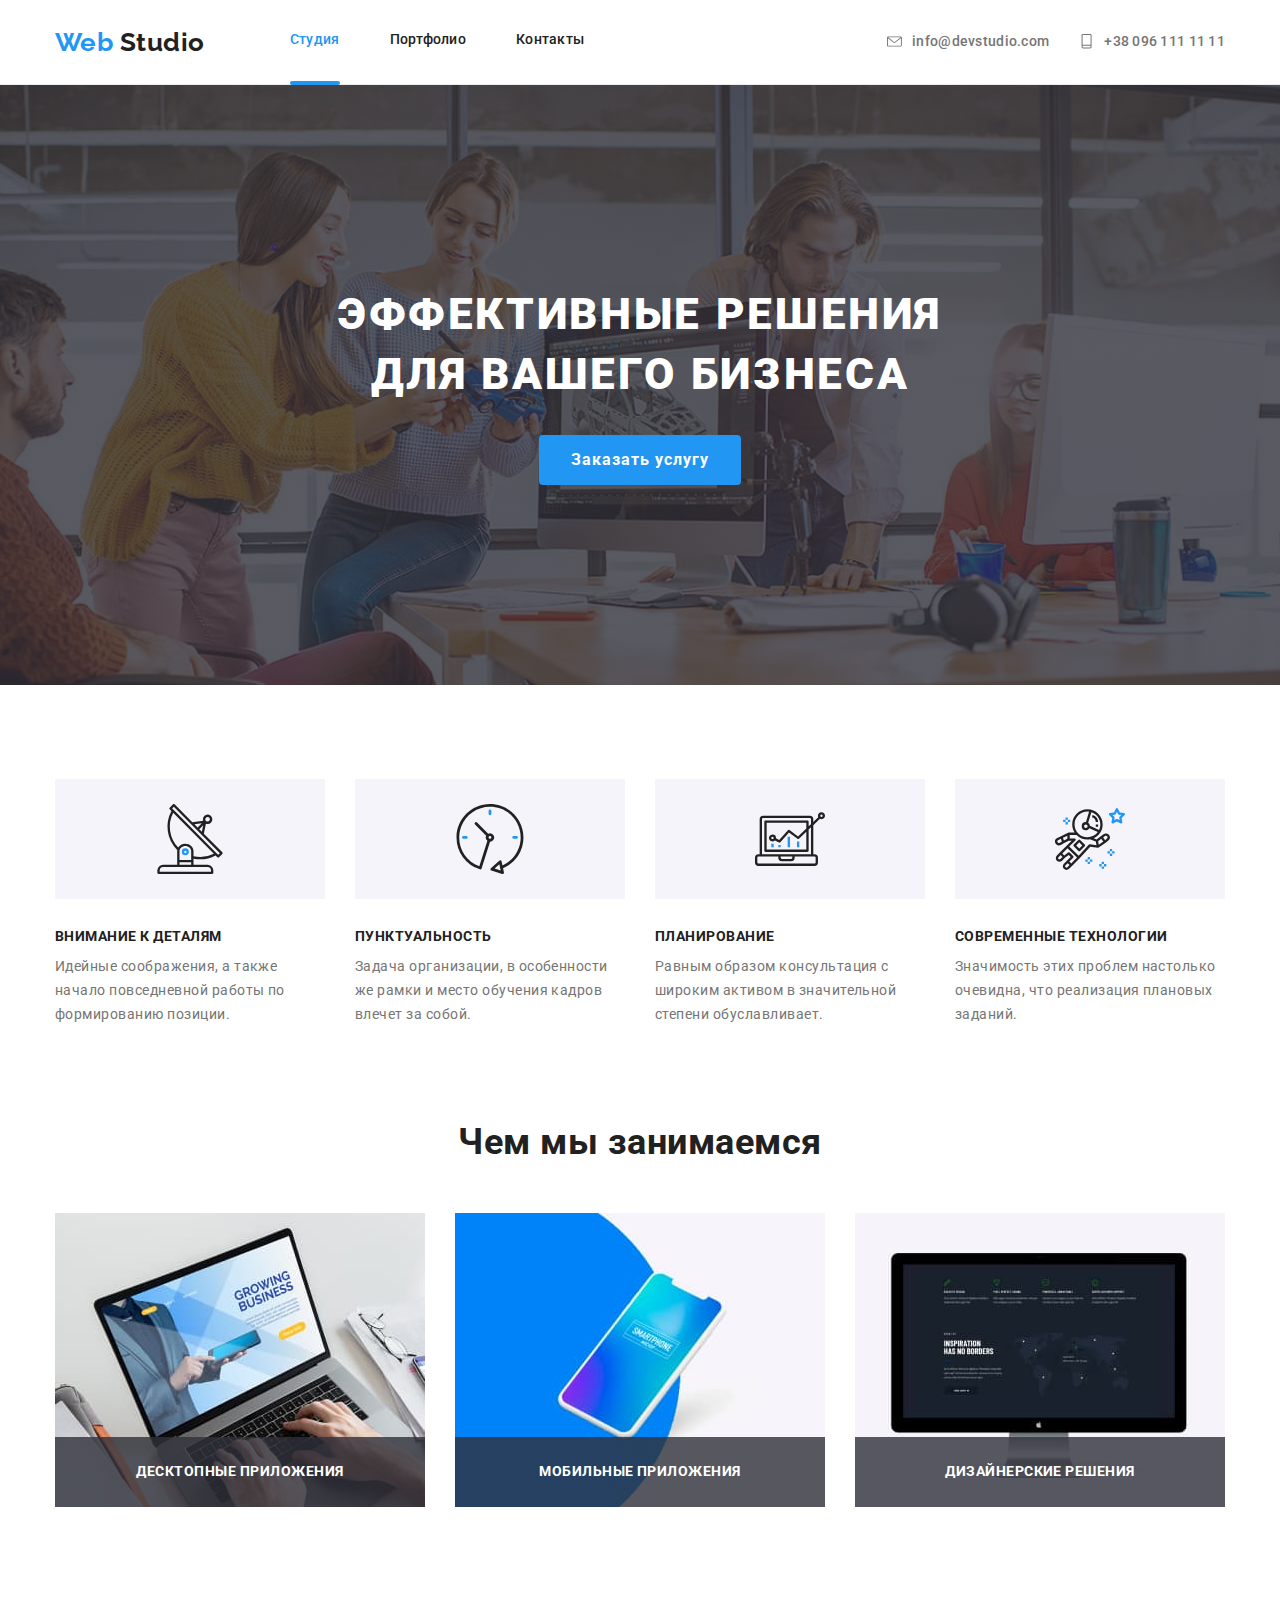
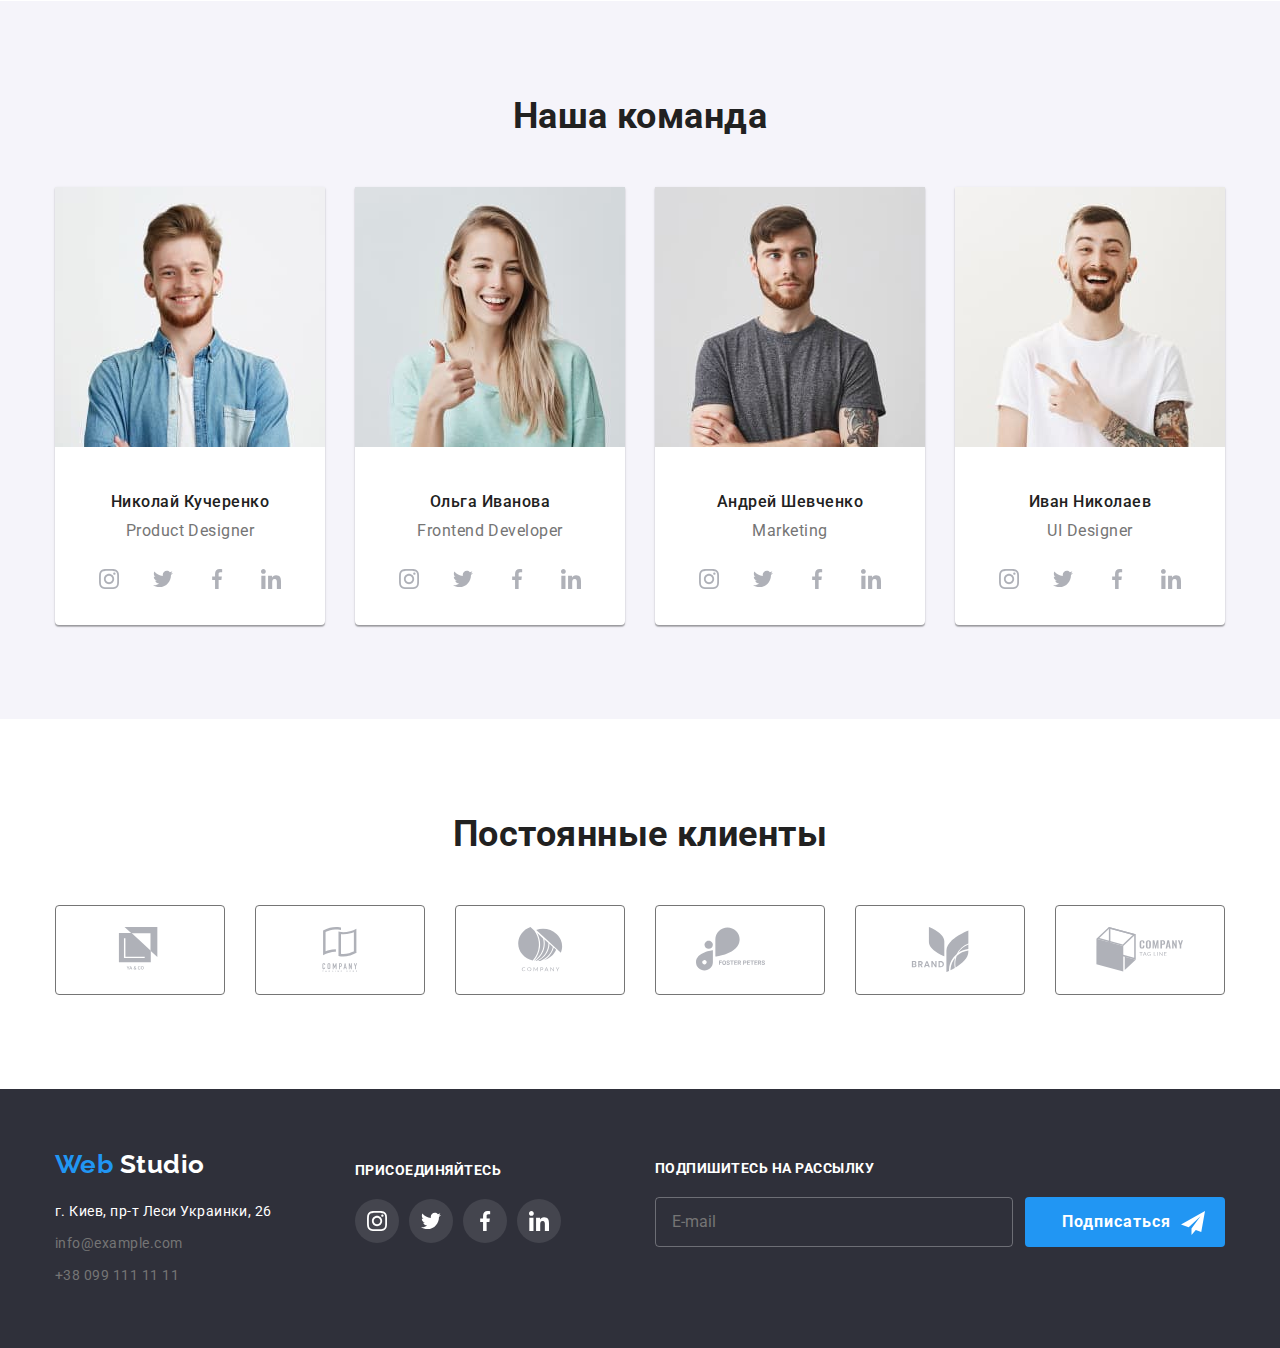
<file: index.html>
<!DOCTYPE html>
<html lang="ru">
  <head>
    <meta charset="UTF-8" />
    <meta name="viewport" content="width=device-width, initial-scale=1.0" />
    <title>Document</title>
    <link
      href="https://fonts.googleapis.com/css2?family=Raleway:wght@700&family=Roboto:wght@400;500;700&display=swap"
      rel="stylesheet"
    />
    <link
      rel="stylesheet"
      href="https://cdnjs.cloudflare.com/ajax/libs/modern-normalize/0.6.0/modern-normalize.min.css"
    />
    <link rel="stylesheet" href="./css/main.css" />
  </head>
  <body class="page">
    <header>
      <div class="container header">
        <a href="./index.html" class="logo">
          Web <span class="logo-color">Studio</span></a
        >
        <nav class="header-nav">
          <ul class="site-nav">
            <li class="item">
              <a href="./index.html" class="link link-current">Студия</a>
            </li>
            <li class="item">
              <a href="./portfolio.html" class="link">Портфолио</a>
            </li>
            <li class="item"><a href="" class="link">Контакты</a></li>
          </ul>
        </nav>
        <ul class="auth-nav">
          <li class="adress">
            <a href="info@devstudio.com" class="adress-link">
              <svg class="svg-item-envelop">
                <use href="./sprite/symb.svg#icon-envelope"></use>
              </svg>
              info@devstudio.com</a
            >
          </li>
          <li class="adress">
            <a href="tel:+380961111111" class="adress-link">
              <svg class="svg-item-envelop">
                <use href="./sprite/symb.svg#icon-telephone"></use>
              </svg>
              +38 096 111 11 11</a
            >
          </li>
        </ul>
      </div>
    </header>
    <main>
      <section class="hero">
        <div class="hero-block">
          <h1 class="hero-title">
            Эффективные решения для вашего бизнеса
          </h1>
          <button class="button button-logo" data-modal-open>Заказать услугу</button>
        </div>
      </section>
      <section class="section advantages">
        <div class="container">
          <h2 class="section-title visually-hidden">Наши качества</h2>
          <ul class="section-list">
            <li class="advantages-item">
              <h3 class="advantages-item-title">Внимание к деталям</h3>
              <p class="advantages-text">
                Идейные соображения, а также начало повседневной работы по
                формированию позиции.
              </p>
            </li>
            <li class="advantages-item">
              <h3 class="advantages-item-title">Пунктуальность</h3>
              <p class="advantages-text">
                Задача организации, в особенности же рамки и место обучения
                кадров влечет за собой.
              </p>
            </li>
            <li class="advantages-item">
              <h3 class="advantages-item-title">Планирование</h3>
              <p class="advantages-text">
                Равным образом консультация с широким активом в значительной
                степени обуславливает.
              </p>
            </li>
            <li class="advantages-item">
              <h3 class="advantages-item-title">Современные технологии</h3>
              <p class="advantages-text">
                Значимость этих проблем настолько очевидна, что реализация
                плановых заданий.
              </p>
            </li>
          </ul>
        </div>
      </section>
      <section class="section specialty">
        <div class="container">
          <h2 class="section-title skills">Чем мы занимаемся</h2>
          <ul class="section-list">
            <li class="specialty-item">
              <img src="./img/img1.jpg" alt="" width="370" />
              <h3 class="specialty-title">Десктопные приложения</h3>
            </li>
            <li class="specialty-item">
              <img src="./img/box.jpg" alt="" width="370" />
              <h3 class="specialty-title">Мобильные приложения</h3>
            </li>
            <li class="specialty-item">
              <img src="./img/img2.jpg" alt="" width="370" />
              <h3 class="specialty-title">Дизайнерские решения</h3>
            </li>
          </ul>
        </div>
      </section>
      <section class="section team">
        <div class="container">
          <h2 class="section-title">Наша команда</h2>
          <ul class="section-list">
            <li class="team-item">
              <img src="./img/img3.jpg" alt="" width="270" />
              <div class="team-box">
                <h3 class="team-title">Николай Кучеренко</h3>
                <p class="team-worker">Product Designer</p>
                <ul class="icon-list">
                  <li>
                    <a href="#" aria-label="Instagram" class="team-link">
                      <svg class="icon-social-link">
                        <use
                          href="./sprite/symb.svg#icon-social-link-instagram"
                        ></use>
                      </svg>
                    </a>
                  </li>

                  <li>
                    <a href="#" aria-label="Twitter" class="team-link">
                      <svg class="icon-social-link">
                        <use
                          href="./sprite/symb.svg#icon-social-link-twitter"
                        ></use>
                      </svg>
                    </a>
                  </li>
                  <li>
                    <a href="#" aria-label="Facebook" class="team-link">
                      <svg class="icon-social-link">
                        <use
                          href="./sprite/symb.svg#icon-social-link-facebook"
                        ></use>
                      </svg>
                    </a>
                  </li>
                  <li>
                    <a href="#" aria-label="linkedin" class="team-link">
                      <svg class="icon-social-link">
                        <use
                          href="./sprite/symb.svg#icon-social-link-linkedin"
                        ></use>
                      </svg>
                    </a>
                  </li>
                </ul>
              </div>
            </li>
            <li class="team-item">
              <img src="./img/img4.jpg" alt="" width="270" />
              <div class="team-box">
                <h3 class="team-title">Ольга Иванова</h3>
                <p class="team-worker">Frontend Developer</p>
                <ul class="icon-list">
                  <li>
                    <a href="#" aria-label="Instagram" class="team-link">
                      <svg class="icon-social-link">
                        <use
                          href="./sprite/symb.svg#icon-social-link-instagram"
                        ></use>
                      </svg>
                    </a>
                  </li>
                  <li>
                    <a href="#" aria-label="Twitter" class="team-link">
                      <svg class="icon-social-link">
                        <use
                          href="./sprite/symb.svg#icon-social-link-twitter"
                        ></use>
                      </svg>
                    </a>
                  </li>
                  <li>
                    <a href="#" aria-label="Facebook" class="team-link">
                      <svg class="icon-social-link">
                        <use
                          href="./sprite/symb.svg#icon-social-link-facebook"
                        ></use>
                      </svg>
                    </a>
                  </li>
                  <li>
                    <a href="#" aria-label="linkedin" class="team-link">
                      <svg class="icon-social-link">
                        <use
                          href="./sprite/symb.svg#icon-social-link-linkedin"
                        ></use>
                      </svg>
                    </a>
                  </li>
                </ul>
              </div>
            </li>
            <li class="team-item">
              <img src="./img/img5.jpg" alt="" width="270" />
              <div class="team-box">
                <h3 class="team-title">Андрей Шевченко</h3>
                <p class="team-worker">Marketing</p>
                <ul class="icon-list">
                  <li>
                    <a href="#" aria-label="Instagram" class="team-link">
                      <svg class="icon-social-link">
                        <use
                          href="./sprite/symb.svg#icon-social-link-instagram"
                        ></use>
                      </svg>
                    </a>
                  </li>
                  <li>
                    <a href="#" aria-label="Twitter" class="team-link">
                      <svg class="icon-social-link">
                        <use
                          href="./sprite/symb.svg#icon-social-link-twitter"
                        ></use>
                      </svg>
                    </a>
                  </li>
                  <li>
                    <a href="#" aria-label="Facebook" class="team-link">
                      <svg class="icon-social-link">
                        <use
                          href="./sprite/symb.svg#icon-social-link-facebook"
                        ></use>
                      </svg>
                    </a>
                  </li>
                  <li>
                    <a href="#" aria-label="linkedin" class="team-link">
                      <svg class="icon-social-link">
                        <use
                          href="./sprite/symb.svg#icon-social-link-linkedin"
                        ></use>
                      </svg>
                    </a>
                  </li>
                </ul>
              </div>
            </li>
            <li class="team-item">
              <img src="./img/img6.jpg " alt="" width="270" />
              <div class="team-box">
                <h3 class="team-title">Иван Николаев</h3>
                <p class="team-worker">UI Designer</p>
                <ul class="icon-list">
                  <li>
                    <a href="#" aria-label="Instagram" class="team-link">
                      <svg class="icon-social-link">
                        <use
                          href="./sprite/symb.svg#icon-social-link-instagram"
                        ></use>
                      </svg>
                    </a>
                  </li>
                  <li>
                    <a href="#" aria-label="Twitter" class="team-link">
                      <svg class="icon-social-link">
                        <use
                          href="./sprite/symb.svg#icon-social-link-twitter"
                        ></use>
                      </svg>
                    </a>
                  </li>
                  <li>
                    <a href="#" aria-label="Facebook" class="team-link">
                      <svg class="icon-social-link">
                        <use
                          href="./sprite/symb.svg#icon-social-link-facebook"
                        ></use>
                      </svg>
                    </a>
                  </li>
                  <li>
                    <a href="#" aria-label="linkedin" class="team-link">
                      <svg class="icon-social-link">
                        <use
                          href="./sprite/symb.svg#icon-social-link-linkedin"
                        ></use>
                      </svg>
                    </a>
                  </li>
                </ul>
              </div>
            </li>
          </ul>
        </div>
      </section>
      <section class="section">
        <div class="container">
          <h2 class="section-title">Постоянные клиенты</h2>
          <ul class="section-list customers-icon">
            <li class="customers-item">
              <a
                href="#"
                aria-label="Ссылка на компанию1"
                class="customers-link"
              >
                <svg class="icon-logo">
                  <use href="./sprite/symb.svg#icon-logo-1"></use>
                </svg>
              </a>
            </li>
            <li class="customers-item">
              <a
                href="#"
                aria-label="Ссылка на компанию2"
                class="customers-link"
              >
                <svg class="icon-logo">
                  <use href="./sprite/symb.svg#icon-logo-2"></use>
                </svg>
              </a>
            </li>
            <li class="customers-item">
              <a
                href="#"
                aria-label="Ссылка на компанию3"
                class="customers-link"
              >
                <svg class="icon-logo">
                  <use href="./sprite/symb.svg#icon-logo-3"></use>
                </svg>
              </a>
            </li>
            <li class="customers-item">
              <a
                href="#"
                aria-label="Ссылка на компанию4"
                class="customers-link"
              >
                <svg class="icon-logo">
                  <use href="./sprite/symb.svg#icon-logo-4"></use>
                </svg>
              </a>
            </li>
            <li class="customers-item">
              <a
                href="#"
                aria-label="Ссылка на компанию5"
                class="customers-link"
              >
                <svg class="icon-logo">
                  <use href="./sprite/symb.svg#icon-logo-5"></use>
                </svg>
              </a>
            </li>
            <li class="customers-item">
              <a
                href="#"
                aria-label="Ссылка на компанию6"
                class="customers-link"
              >
                <svg class="icon-logo">
                  <use href="./sprite/symb.svg#icon-logo-6"></use>
                </svg>
              </a>
            </li>
          </ul>
        </div>
      </section>
    </main>
    <footer class="footer">
      <div class="container footer-blocks">
        <div class="footer-first-block">
          <a href="./index.html" class="logo logo-footer"
            >Web <span class="logo-color-footer">Studio</span></a
          >
          <address class="footer-nav">
            <span class="footer-title">г. Киев, пр-т Леси Украинки, 26</span>
            <br />
            <a href="info@example.com" class="footer-adress"
              >info@example.com</a
            >
            <br />
            <a href="+380991111111" class="footer-adress">+38 099 111 11 11</a>
          </address>
        </div>
        <div class="footer-secondary-block">
          <b class="footer-title uppercase">присоединяйтесь</b>
          <ul class="icon-list-footer">
            <li class="footer-list">
              <a href="#" aria-label="Instagram" class="footer-icon-link">
                <svg class="icon-social-link-footer">
                  <use
                    href="./sprite/symb.svg#icon-social-link-instagram"
                  ></use>
                </svg>
              </a>
            </li>
            <li class="footer-list">
              <a href="#" aria-label="Twitter" class="footer-icon-link">
                <svg class="icon-social-link-footer">
                  <use href="./sprite/symb.svg#icon-social-link-twitter"></use>
                </svg>
              </a>
            </li>
            <li class="footer-list">
              <a href="#" aria-label="Facebook" class="footer-icon-link">
                <svg class="icon-social-link-footer">
                  <use href="./sprite/symb.svg#icon-social-link-facebook"></use>
                </svg>
              </a>
            </li>
            <li class="footer-list">
              <a href="#" aria-label="linkedin" class="footer-icon-link">
                <svg class="icon-social-link-footer">
                  <use href="./sprite/symb.svg#icon-social-link-linkedin"></use>
                </svg>
              </a>
            </li>
          </ul>
        </div>
        <div class="footer-secondary-block">
          <form class="form-footer">
            <b class="footer-title uppercase">Подпишитесь на рассылку</b>
            <div class="footer-form-position">
              <input
                class="input-footer"
                type="email"
                name="mail"
                id="mail-footer"
                placeholder="E-mail"
              />
              <button type="submit" class="button button-footer">
                Подписаться
                <svg class="icon-telegram">
                  <use href="./sprite/symb.svg#icon-telegram"></use>
                </svg>
              </button>
            </div>
          </form>
        </div>
      </div>
    </footer>
    <div class="backdrop is-hidden" data-modal>
      <div class="backdrop-row">
        <div class="modal">
          <h2 class="form-title">Оставьте свои данные, мы вам перезвоним</h2>
          <button type="button" class="form-close-icon" data-modal-close>
            <svg class="icon-close">
              <use href="./sprite/symb.svg#icon-close"></use>
            </svg>
          </button>
          <form class="form-main">
            <div class="form-field">
              <input
                class="form-input"
                type="text"
                name="name"
                id="name"
                placeholder=" "
              />
              <label class="form-label" for="name">Имя</label>
              <svg class="icon-input">
                <use href="./sprite/symb.svg#icon-person-modal"></use>
              </svg>
            </div>
            <div class="form-field">
              <input
                class="form-input"
                type="tel"
                name="tel"
                id="tel"
                placeholder=" "
              />
              <label class="form-label" for="tel">Телефон</label>
              <svg class="icon-input">
                <use href="./sprite/symb.svg#icon-phone-modal"></use>
              </svg>
            </div>
            <div class="form-field">
              <input
                class="form-input"
                type="email"
                name="mail"
                id="mail"
                placeholder=" "
              />
              <label class="form-label" for="mail">Почта</label>
              <svg class="icon-input">
                <use href="./sprite/symb.svg#icon-email-modal"></use>
              </svg>
            </div>
            <div class="form-comment">
              <textarea
                name="comment"
                id="comment"
                rows="10"
                class="comment"
                placeholder="Комментарий"
              ></textarea>
            </div>
            <div class="checkbox">
              <label for="agree" class="checkbox-label"
                ><input
                  class="checkbox-input"
                  type="checkbox"
                  name="topik"
                  value="agree "
                  id="agree"
                /><span class="checkbox-icon">
                  <svg class="icon-check-modal">
                    <use href="./sprite/symb.svg#icon-check-modal"></use>
                  </svg>
                </span>
                Соглашаюсь с рассылкой и принимаю
                <a class="form-link" href="#">Условия договора</a></label
              >
            </div>
            <button type="submit" class="button button-form">Отправить</button>
          </form>
        </div>
      </div>
    </div>
    <script src="./js/modal.js"></script>
  </body>
</html>
</file>
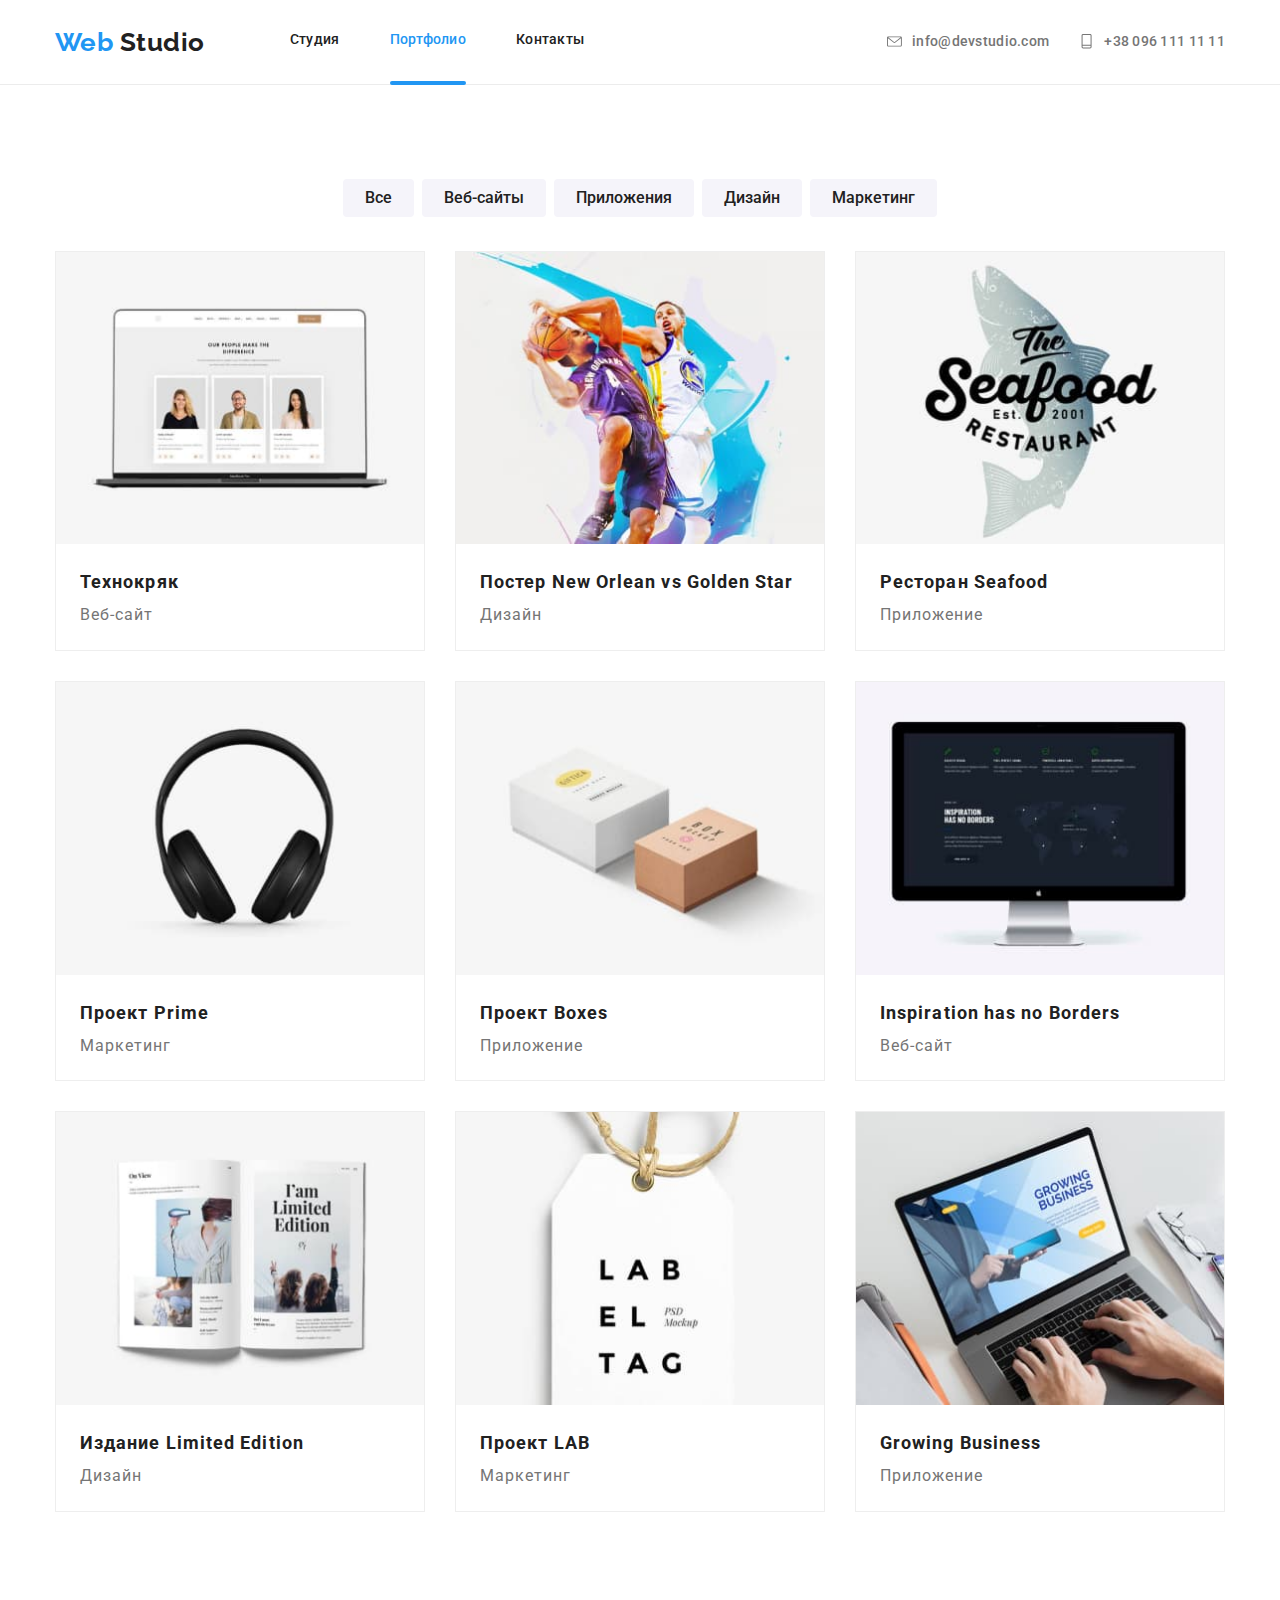
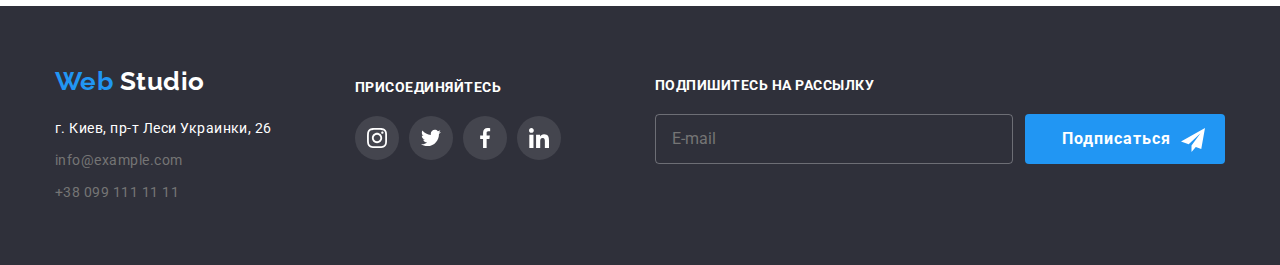
<file: portfolio.html>
<!DOCTYPE html>
<html lang="ru">
  <head>
    <meta charset="UTF-8" />
    <meta name="viewport" content="width=device-width, initial-scale=1.0" />
    <title>Document</title>
    <link
      href="https://fonts.googleapis.com/css2?family=Raleway:wght@700&family=Roboto:wght@400;500;700&display=swap"
      rel="stylesheet"
    />
    <link
      rel="stylesheet"
      href="https://cdnjs.cloudflare.com/ajax/libs/modern-normalize/0.6.0/modern-normalize.min.css"
    />
    <link rel="stylesheet" href="./css/main.css" />
  </head>
  <body class="page">
    <header>
      <div class="container header">
        <a href="./index.html" class="logo">
          Web <span class="logo-color">Studio</span></a
        >
        <nav class="header-nav">
          <ul class="site-nav">
            <li class="item">
              <a href="./index.html" class="link">Студия</a>
            </li>
            <li class="item">
              <a href="./portfolio.html" class="link link-current">Портфолио</a>
            </li>
            <li class="item"><a href="" class="link">Контакты</a></li>
          </ul>
        </nav>
        <ul class="auth-nav">
          <li class="adress">
            <a href="info@devstudio.com" class="adress-link">
              <svg class="svg-item-envelop">
                <use href="./sprite/symb.svg#icon-envelope"></use>
              </svg>
              info@devstudio.com</a
            >
          </li>
          <li class="adress">
            <a href="tel:+380961111111" class="adress-link">
              <svg class="svg-item-envelop">
                <use href="./sprite/symb.svg#icon-telephone"></use>
              </svg>
              +38 096 111 11 11</a
            >
          </li>
        </ul>
      </div>
    </header>
    <main>
      <section class="section">
        <div class="container">
          <h1 class="portfolio-main-title">Портфолио</h1>
          <ul class="button-list">
            <li class="button-item">
              <button class="button-portfolio" type="button">Все</button>
            </li>
            <li class="button-item">
              <button class="button-portfolio" type="button">Веб-сайты</button>
            </li>
            <li class="button-item">
              <button class="button-portfolio" type="button">Приложения</button>
            </li>
            <li class="button-item">
              <button class="button-portfolio" type="button">Дизайн</button>
            </li>
            <li class="button-item">
              <button class="button-portfolio" type="button">Маркетинг</button>
            </li>
          </ul>
          <ul class="portfolio-list">
            <li class="portfolio-item">
              <a href="" class="portfolio-links">
                <div class="image-wrap">
                  <img src="./img/portfolio1.jpg" alt="" width="370" />
                  <p class="portfolio-text-accent">
                    Технокряк это современная площадка распространения
                    коронавируса. Компании используют эту платформу для
                    цифрового шпионажа и атак на защищённые сервера конкурентов.
                  </p>
                </div>
                <div class="portfolio-list-text">
                  <h2 class="portfolio-titles">Технокряк</h2>
                  <p class="portfolio-text">Веб-сайт</p>
                </div>
              </a>
            </li>
            <li class="portfolio-item">
              <a href="" class="portfolio-links">
                <div class="image-wrap">
                  <img src="./img/portfolio2.jpg" alt="" width="370" />
                  <p class="portfolio-text-accent">
                    Технокряк это современная площадка распространения
                    коронавируса. Компании используют эту платформу для
                    цифрового шпионажа и атак на защищённые сервера конкурентов.
                  </p>
                </div>
                <div class="portfolio-list-text">
                  <h2 class="portfolio-titles">
                    Постер New Orlean vs Golden Star
                  </h2>
                  <p class="portfolio-text">Дизайн</p>
                </div>
              </a>
            </li>
            <li class="portfolio-item">
              <a href="" class="portfolio-links">
                <div class="image-wrap">
                  <img src="./img/portfolio3.jpg" alt="" width="370" />
                  <p class="portfolio-text-accent">
                    Технокряк это современная площадка распространения
                    коронавируса. Компании используют эту платформу для
                    цифрового шпионажа и атак на защищённые сервера конкурентов.
                  </p>
                </div>
                <div class="portfolio-list-text">
                  <h2 class="portfolio-titles">Ресторан Seafood</h2>
                  <p class="portfolio-text">Приложение</p>
                </div>
              </a>
            </li>
            <li class="portfolio-item">
              <a href="" class="portfolio-links">
                <div class="image-wrap">
                  <img src="./img/portfolio4.jpg" alt="" width="370" />
                  <p class="portfolio-text-accent">
                    Технокряк это современная площадка распространения
                    коронавируса. Компании используют эту платформу для
                    цифрового шпионажа и атак на защищённые сервера конкурентов.
                  </p>
                </div>
                <div class="portfolio-list-text">
                  <h2 class="portfolio-titles">Проект Prime</h2>
                  <p class="portfolio-text">Маркетинг</p>
                </div>
              </a>
            </li>
            <li class="portfolio-item">
              <a href="" class="portfolio-links">
                <div class="image-wrap">
                  <img src="./img/portfolio5.jpg" alt="" width="370" />
                  <p class="portfolio-text-accent">
                    Технокряк это современная площадка распространения
                    коронавируса. Компании используют эту платформу для
                    цифрового шпионажа и атак на защищённые сервера конкурентов.
                  </p>
                </div>
                <div class="portfolio-list-text">
                  <h2 class="portfolio-titles">Проект Boxes</h2>
                  <p class="portfolio-text">Приложение</p>
                </div>
              </a>
            </li>
            <li class="portfolio-item">
              <a href="" class="portfolio-links">
                <div class="image-wrap">
                  <img src="./img/portfolio6.jpg" alt="" width="370" />
                  <p class="portfolio-text-accent">
                    Технокряк это современная площадка распространения
                    коронавируса. Компании используют эту платформу для
                    цифрового шпионажа и атак на защищённые сервера конкурентов.
                  </p>
                </div>
                <div class="portfolio-list-text">
                  <h2 class="portfolio-titles">Inspiration has no Borders</h2>
                  <p class="portfolio-text">Веб-сайт</p>
                </div>
              </a>
            </li>
            <li class="portfolio-item">
              <a href="" class="portfolio-links">
                <div class="image-wrap">
                  <img src="./img/portfolio7.jpg" alt="" width="370" />
                  <p class="portfolio-text-accent">
                    Технокряк это современная площадка распространения
                    коронавируса. Компании используют эту платформу для
                    цифрового шпионажа и атак на защищённые сервера конкурентов.
                  </p>
                </div>
                <div class="portfolio-list-text">
                  <h2 class="portfolio-titles">Издание Limited Edition</h2>
                  <p class="portfolio-text">Дизайн</p>
                </div>
              </a>
            </li>
            <li class="portfolio-item">
              <a href="" class="portfolio-links">
                <div class="image-wrap">
                  <img src="./img/portfolio8.jpg" alt="" width="370" />
                  <p class="portfolio-text-accent">
                    Технокряк это современная площадка распространения
                    коронавируса. Компании используют эту платформу для
                    цифрового шпионажа и атак на защищённые сервера конкурентов.
                  </p>
                </div>
                <div class="portfolio-list-text">
                  <h2 class="portfolio-titles">Проект LAB</h2>
                  <p class="portfolio-text">Маркетинг</p>
                </div>
              </a>
            </li>
            <li class="portfolio-item">
              <a href="" class="portfolio-links">
                <div class="image-wrap">
                  <img src="./img/portfolio9.jpg" alt="" width="370" />
                  <p class="portfolio-text-accent">
                    Технокряк это современная площадка распространения
                    коронавируса. Компании используют эту платформу для
                    цифрового шпионажа и атак на защищённые сервера конкурентов.
                  </p>
                </div>
                <div class="portfolio-list-text">
                  <h2 class="portfolio-titles">Growing Business</h2>
                  <p class="portfolio-text">Приложение</p>
                </div>
              </a>
            </li>
          </ul>
        </div>
      </section>
    </main>
    <footer class="footer">
      <div class="container footer-blocks">
        <div class="footer-container">
          <a href="./index.html" class="logo logo-footer"
            >Web <span class="logo-color-footer">Studio</span></a
          >
          <address class="footer-nav">
            <span class="footer-title">г. Киев, пр-т Леси Украинки, 26</span>
            <br />
            <a href="info@example.com" class="footer-adress"
              >info@example.com</a
            >
            <br />
            <a href="+380991111111" class="footer-adress">+38 099 111 11 11</a>
          </address>
        </div>
        <div class="footer-secondary-block">
          <b class="footer-title uppercase">присоединяйтесь</b>
          <ul class="icon-list-footer">
            <li class="footer-list">
              <a href="#" aria-label="Instagram" class="footer-icon-link">
                <svg class="icon-social-link-footer">
                  <use
                    href="./sprite/symb.svg#icon-social-link-instagram"
                  ></use>
                </svg>
              </a>
            </li>
            <li class="footer-list">
              <a href="#" aria-label="Twitter" class="footer-icon-link">
                <svg class="icon-social-link-footer">
                  <use href="./sprite/symb.svg#icon-social-link-twitter"></use>
                </svg>
              </a>
            </li>
            <li class="footer-list">
              <a href="#" aria-label="Facebook" class="footer-icon-link">
                <svg class="icon-social-link-footer">
                  <use href="./sprite/symb.svg#icon-social-link-facebook"></use>
                </svg>
              </a>
            </li>
            <li class="footer-list">
              <a href="#" aria-label="linkedin" class="footer-icon-link">
                <svg class="icon-social-link-footer">
                  <use href="./sprite/symb.svg#icon-social-link-linkedin"></use>
                </svg>
              </a>
            </li>
          </ul>
        </div>
        <div class="footer-secondary-block">
          <form class="form-footer">
            <b class="footer-title uppercase">Подпишитесь на рассылку</b>
            <div class="footer-form-position">
              <input
                class="input-footer"
                type="email"
                name="mail"
                id="mail"
                placeholder="E-mail"
              />
              <button type="submit" class="button button-footer">
                Подписаться
                <svg class="icon-telegram">
                  <use href="./sprite/symb.svg#icon-telegram"></use>
                </svg>
              </button>
            </div>
          </form>
        </div>
      </div>
    </footer>
  </body>
</html>
</file>
<file: css/main.css>
.page {
  background-color: #ffffff;
  color: #757575;
  font-family: "Roboto", sans-serif;
  letter-spacing: 0.03em;
}

ul {
  list-style: none;
  margin-top: 0px;
  margin-bottom: 0px;
}

img {
  display: block;
  max-width: 100%;
  height: auto;
}

a {
  text-decoration: none;
}

main {
  border-top: solid 1px #ECECEC;
}

:hover,
:focus {
  -webkit-transition: 250ms cubic-bezier(0.4, 0, 0.2, 1);
  transition: 250ms cubic-bezier(0.4, 0, 0.2, 1);
}

.visually-hidden {
  position: absolute !important;
  clip: rect(1px 1px 1px 1px);
  /* IE6, IE7 */
  clip: rect(1px, 1px, 1px, 1px);
  padding: 0 !important;
  border: 0 !important;
  height: 1px !important;
  width: 1px !important;
  overflow: hidden;
}

.button {
  color: #ffffff;
  background-color: #2196f3;
  border: 1px solid #2196f3;
  font-size: 16px;
  line-height: 1.87;
  letter-spacing: 0.06em;
  font-weight: 700;
  border-radius: 4px;
  border-style: none;
  min-width: 200px;
}

.button.button-logo {
  margin-top: 30px;
  padding: 10px 32px;
}

.button:hover,
.button:focus {
  color: #2196f3;
  background-color: #ffffff;
}

.button.button-footer {
  padding: 10px 12px 10px 29px;
}

.button-portfolio {
  padding: 6px 22px;
  font-weight: 500;
  font-size: 16px;
  line-height: 1.62;
  color: #212121;
  background-color: #f5f4fa;
  border-style: none;
  border-radius: 4px;
}

.button-list {
  padding-left: 0px;
  padding-bottom: 34px;
  display: -webkit-box;
  display: -ms-flexbox;
  display: flex;
  -webkit-box-pack: center;
      -ms-flex-pack: center;
          justify-content: center;
}

.button-item:not(:last-child) {
  margin-right: 8px;
}

.button-link .button-item:not(:last-child) {
  margin-right: 8px;
}

.button-portfolio:hover,
.button-portfolio:focus {
  color: #ffffff;
  background-color: #2196f3;
  -webkit-box-shadow: 0px 2px 2px rgba(0, 0, 0, 0.12), 0px 1px 2px rgba(0, 0, 0, 0.08), 0px 3px 1px rgba(0, 0, 0, 0.1);
          box-shadow: 0px 2px 2px rgba(0, 0, 0, 0.12), 0px 1px 2px rgba(0, 0, 0, 0.08), 0px 3px 1px rgba(0, 0, 0, 0.1);
}

.button.button-form {
  display: block;
  padding: 10px;
  margin-top: 30px;
  margin-left: auto;
  margin-right: auto;
}

.button-form:hover,
.button-form:focus {
  color: #2196f3;
  background-color: #188CE8;
  -webkit-box-shadow: 0px 4px 4px rgba(0, 0, 0, 0.15);
          box-shadow: 0px 4px 4px rgba(0, 0, 0, 0.15);
}

.container.header {
  display: -webkit-box;
  display: -ms-flexbox;
  display: flex;
  -webkit-box-align: center;
      -ms-flex-align: center;
          align-items: center;
}

.site-nav {
  display: -webkit-box;
  display: -ms-flexbox;
  display: flex;
  padding-left: 0px;
}

.site-nav .item:not(:last-child) {
  margin-right: 50px;
}

.site-nav .link {
  padding-top: 32px;
  padding-bottom: 32px;
  display: block;
  color: #212121;
  letter-spacing: 0.02em;
  text-decoration: none;
  font-weight: 500;
  font-size: 14px;
  line-height: 1.14;
}

.site-nav .link:hover,
.site-nav .link:focus {
  color: #2196f3;
}

.site-nav .link-current {
  color: #2196f3;
}

.link.link-current::after {
  display: block;
  content: "";
  width: inherit;
  height: 4px;
  background-color: #2196f3;
  border-radius: 2px;
  position: relative;
  top: 33px;
}

.auth-nav {
  display: -webkit-box;
  display: -ms-flexbox;
  display: flex;
  padding-left: 0px;
  margin-left: auto;
  -webkit-box-align: center;
      -ms-flex-align: center;
          align-items: center;
}

.auth-nav .adress:not(:last-child) {
  margin-right: 30px;
}

.auth-nav .adress-link {
  padding-top: 32px;
  padding-bottom: 32px;
  display: -webkit-box;
  display: -ms-flexbox;
  display: flex;
  color: #757575;
  letter-spacing: 0.02em;
  text-decoration: none;
  font-weight: 500;
  font-size: 14px;
  line-height: 1.14;
}

.svg-item-envelop {
  width: 15px;
  height: 15px;
  fill: #757575;
  margin-right: 10px;
}

.adress-link:hover .svg-item-envelop,
.adress-link:focus .svg-item-envelop {
  fill: #2196f3;
}

.adress-link:hover,
.adress-link:focus {
  color: #2196f3;
}

.adress-logo {
  margin-right: 10px;
}

.logo {
  color: #2196f3;
  font-family: Raleway, sans-serif;
  text-decoration: none;
  font-weight: 700;
  font-size: 26px;
  line-height: 1.19;
  margin-right: 85px;
}

.logo-color {
  color: #212121;
}

.logo-color-footer {
  color: #ffffff;
}

.section {
  padding-top: 94px;
  padding-bottom: 94px;
}

.section-list {
  display: -webkit-box;
  display: -ms-flexbox;
  display: flex;
  padding-left: 0px;
}

.section-title {
  color: #212121;
  font-weight: 700;
  font-size: 36px;
  line-height: 1.17;
  text-align: center;
  margin-top: 0px;
  margin-bottom: 50px;
}

.container {
  margin-left: auto;
  margin-right: auto;
  width: 1200px;
  padding-left: 15px;
  padding-right: 15px;
}

.hero {
  letter-spacing: 0.06em;
  text-align: center;
  height: 600px;
  max-width: 1600px;
  margin-left: auto;
  margin-right: auto;
  display: -webkit-box;
  display: -ms-flexbox;
  display: flex;
}

.hero {
  background-image: -webkit-gradient(linear, left top, left bottom, from(rgba(47, 48, 58, 0.8)), to(rgba(47, 48, 58, 0.8))), url(../img/logo-img.jpg);
  background-image: linear-gradient(rgba(47, 48, 58, 0.8), rgba(47, 48, 58, 0.8)), url(../img/logo-img.jpg);
  background-color: rgba(47, 48, 58, 0.8);
  background-repeat: no-repeat;
  background-position: center;
  background-size: cover;
}

.hero-block {
  max-width: 696px;
  margin: auto;
  -webkit-box-orient: vertical;
  -webkit-box-direction: normal;
      -ms-flex-direction: column;
          flex-direction: column;
  -webkit-box-align: center;
      -ms-flex-align: center;
          align-items: center;
}

.hero .hero-title,
.hero .button {
  color: #ffffff;
}

.hero .hero-title {
  margin-top: 0px;
  margin-bottom: 0px;
  font-weight: 900;
  font-size: 44px;
  line-height: 1.36;
  text-transform: uppercase;
  letter-spacing: 0.06em;
}

.section.advantages {
  padding-bottom: 0px;
}

.advantages .advantages-item:not(:last-child) {
  margin-right: 30px;
}

.advantages .advantages-item-title {
  color: #212121;
  margin-top: 30px;
  margin-bottom: 0px;
  font-weight: 700;
  font-size: 14px;
  line-height: 1.14;
  text-transform: uppercase;
}

.advantages-text {
  font-size: 14px;
  line-height: 1.71;
  margin-top: 10px;
  margin-bottom: 0px;
}

.advantages-item {
  width: 270px;
}

.advantages-item::before {
  display: block;
  content: "";
  height: 120px;
  background-repeat: no-repeat;
  background-position: center;
  background-color: #f5f4fa;
}

.advantages-item:nth-child(1)::before {
  background-image: url(../img/antenna1.svg);
}

.advantages-item:nth-child(2)::before {
  background-image: url(../img/clock1.svg);
}

.advantages-item:nth-child(3)::before {
  background-image: url(../img/diagram1.svg);
}

.advantages-item:nth-child(4)::before {
  background-image: url(../img/astronaut1.svg);
}

.specialty .specialty-item:not(:last-child) {
  margin-right: 30px;
}

.specialty-item {
  width: 370px;
  position: relative;
}

.specialty-title {
  color: #ffffff;
  background-image: -webkit-gradient(linear, left top, left bottom, color-stop(80%, rgba(47, 48, 58, 0.8)), color-stop(80%, rgba(47, 48, 58, 0.8)));
  background-image: linear-gradient(rgba(47, 48, 58, 0.8) 80%, rgba(47, 48, 58, 0.8) 80%);
  position: absolute;
  bottom: 0px;
  width: 100%;
  padding-top: 27px;
  padding-bottom: 27px;
  font-weight: 700;
  font-size: 14px;
  line-height: 1.14;
  text-align: center;
  text-transform: uppercase;
  margin-top: 0px;
  margin-bottom: 0px;
}

.section.team {
  background-color: #f5f4fa;
}

.team .team-item:not(:last-child) {
  margin-right: 30px;
}

.team-item {
  width: 270px;
  background-color: #ffffff;
  -webkit-box-shadow: 0px 2px 1px rgba(0, 0, 0, 0.2), 0px 1px 1px rgba(0, 0, 0, 0.14), 0px 1px 3px rgba(0, 0, 0, 0.12);
          box-shadow: 0px 2px 1px rgba(0, 0, 0, 0.2), 0px 1px 1px rgba(0, 0, 0, 0.14), 0px 1px 3px rgba(0, 0, 0, 0.12);
  border-radius: 0px 0px 4px 4px;
}

.team-box {
  padding: 30px 32px 24px;
}

.icon-social-link {
  width: 20px;
  height: 20px;
  fill: #afb1b8;
}

.team-link {
  width: 44px;
  height: 44px;
  background-color: #ffffff;
  display: -webkit-box;
  display: -ms-flexbox;
  display: flex;
  -webkit-box-align: center;
      -ms-flex-align: center;
          align-items: center;
  -webkit-box-pack: center;
      -ms-flex-pack: center;
          justify-content: center;
  margin-right: 10px;
  border-radius: 50%;
}

.icon-list {
  padding-left: 0px;
  display: -webkit-box;
  display: -ms-flexbox;
  display: flex;
  margin-top: 16px;
  -webkit-box-pack: justify;
      -ms-flex-pack: justify;
          justify-content: space-between;
}

.team-title {
  color: #212121;
  margin-bottom: 0px;
  font-weight: 500;
  font-size: 16px;
  line-height: 1.18;
  text-align: center;
}

.team-link:hover .icon-social-link,
.team-link:focus .icon-social-link {
  fill: #ffffff;
}

.team-link:hover,
.team-link:focus {
  background-color: #2196f3;
}

.team-worker {
  font-size: 16px;
  line-height: 1.18;
  text-align: center;
  margin-top: 10px;
  margin-bottom: 0px;
}

.icon-logo {
  fill: #afb1b8;
  width: 88px;
  height: 45px;
}

.section-list.customers-icon {
  -webkit-box-align: center;
      -ms-flex-align: center;
          align-items: center;
  -webkit-box-pack: center;
      -ms-flex-pack: center;
          justify-content: center;
}

.customers-item:not(:last-child) {
  margin-right: 30px;
}

.customers-link {
  width: 170px;
  height: 90px;
  display: -webkit-box;
  display: -ms-flexbox;
  display: flex;
  -webkit-box-align: center;
      -ms-flex-align: center;
          align-items: center;
  -webkit-box-pack: center;
      -ms-flex-pack: center;
          justify-content: center;
  border: solid 1px;
  color: inherit;
  border-radius: 4px;
}

.customers-link:hover .icon-logo,
.customers-link:focus .icon-logo {
  fill: #2196f3;
}

.customers-link:hover,
.customers-link:focus {
  border-color: #2196f3;
}

.footer-first-block {
  display: block;
  font-size: 14px;
  line-height: 1.71;
}

.logo-footer {
  padding-bottom: 20px;
  display: block;
}

.footer {
  background-color: #2f303a;
  padding-top: 60px;
  padding-bottom: 60px;
}

.footer-nav {
  font-style: normal;
}

.container.footer-blocks {
  display: -webkit-box;
  display: -ms-flexbox;
  display: flex;
}

.footer-blocks > div {
  width: calc((50% - 45px) / 2);
  margin-right: 30px;
}

.footer-blocks > div:last-child {
  width: calc(50% - 15px);
  margin-right: 0px;
}

.icon-list-footer {
  padding-left: 0px;
  display: -webkit-box;
  display: -ms-flexbox;
  display: flex;
  margin-top: 20px;
}

.icon-social-link-footer {
  width: 20px;
  height: 20px;
  fill: #ffffff;
}

.footer-icon-link {
  display: -webkit-box;
  display: -ms-flexbox;
  display: flex;
  width: 44px;
  height: 44px;
  background-color: rgba(255, 255, 255, 0.1);
  -webkit-box-align: center;
      -ms-flex-align: center;
          align-items: center;
  -webkit-box-pack: center;
      -ms-flex-pack: center;
          justify-content: center;
  border-radius: 50%;
}

.footer-list:not(:last-child) {
  margin-right: 10px;
}

.footer-icon-link:hover,
.footer-icon-link:focus {
  background-color: #2196f3;
}

.footer-adress:hover,
.footer-adress:focus {
  color: #2196f3;
}

.footer-title {
  color: #ffffff;
  font-size: 14px;
  line-height: 1.71;
}

.footer-title.uppercase {
  text-transform: uppercase;
  font-weight: 700;
  font-size: 14px;
  line-height: 1.14;
}

.footer-adress {
  color: #757575;
  font-size: 14px;
  line-height: 1.71;
  text-decoration: none;
  display: inline-block;
  margin-top: 8px;
}

.footer-secondary-block {
  padding-top: 12px;
}

.input-footer {
  display: block;
  max-width: 358px;
  width: 100%;
  padding-top: 15px;
  padding-bottom: 15px;
  padding-left: 16px;
  border-radius: 4px;
  background-color: inherit;
  border: 1px solid rgba(255, 255, 255, 0.3);
  margin-right: 12px;
  color: rgba(255, 255, 255, 0.6);
}

.footer-form-position {
  display: -webkit-box;
  display: -ms-flexbox;
  display: flex;
  position: relative;
}

.form-footer > .footer-title {
  display: block;
  margin-bottom: 20px;
}

.icon-telegram {
  width: 24px;
  height: 24px;
  vertical-align: middle;
  margin-left: 5px;
}

.backdrop {
  position: fixed;
  z-index: 999;
  top: 0;
  left: 0;
  width: 100%;
  height: 100%;
  background-color: rgba(49, 48, 46, 0.5);
  -webkit-transition: opacity 0.5s cubic-bezier(0.4, 0, 0.2, 1) 0.2s;
  transition: opacity 0.5s cubic-bezier(0.4, 0, 0.2, 1) 0.2s;
  opacity: 1;
}

.backdrop-row {
  position: absolute;
  top: 0;
  left: 0;
  right: 0;
  bottom: 0;
  display: -webkit-box;
  display: -ms-flexbox;
  display: flex;
}

.backdrop.is-hidden {
  pointer-events: none;
  -webkit-transition: opacity 0.5s cubic-bezier(0.4, 0, 0.2, 1) 1s;
  transition: opacity 0.5s cubic-bezier(0.4, 0, 0.2, 1) 1s;
  opacity: 0;
}

.modal {
  position: relative;
  margin: auto;
  padding: 40px;
  width: 528px;
  border-radius: 4px;
  -webkit-box-shadow: 0px 2px 1px rgba(0, 0, 0, 0.2), 0px 1px 1px rgba(0, 0, 0, 0.14), 0px 1px 3px rgba(0, 0, 0, 0.12);
          box-shadow: 0px 2px 1px rgba(0, 0, 0, 0.2), 0px 1px 1px rgba(0, 0, 0, 0.14), 0px 1px 3px rgba(0, 0, 0, 0.12);
  background-color: #ffffff;
  -webkit-transition: -webkit-transform 0.4s cubic-bezier(0.4, 0, 0.2, 1) 0.5s;
  transition: -webkit-transform 0.4s cubic-bezier(0.4, 0, 0.2, 1) 0.5s;
  transition: transform 0.4s cubic-bezier(0.4, 0, 0.2, 1) 0.5s;
  transition: transform 0.4s cubic-bezier(0.4, 0, 0.2, 1) 0.5s, -webkit-transform 0.4s cubic-bezier(0.4, 0, 0.2, 1) 0.5s;
  -webkit-transform: translateY(0);
          transform: translateY(0);
}

.is-hidden .modal {
  -webkit-transition: -webkit-transform 0.4s cubic-bezier(0.4, 0, 0.2, 1) 0.8s;
  transition: -webkit-transform 0.4s cubic-bezier(0.4, 0, 0.2, 1) 0.8s;
  transition: transform 0.4s cubic-bezier(0.4, 0, 0.2, 1) 0.8s;
  transition: transform 0.4s cubic-bezier(0.4, 0, 0.2, 1) 0.8s, -webkit-transform 0.4s cubic-bezier(0.4, 0, 0.2, 1) 0.8s;
  -webkit-transform: translateY(-150%);
          transform: translateY(-150%);
}

.form-main {
  position: relative;
}

.form-title {
  margin-top: 0px;
  margin-bottom: 30px;
  font-weight: 700;
  font-size: 20px;
  line-height: 1.15;
  text-align: center;
  color: #212121;
}

.form-field {
  margin-bottom: 28px;
  display: -webkit-box;
  display: -ms-flexbox;
  display: flex;
  -webkit-box-orient: vertical;
  -webkit-box-direction: normal;
      -ms-flex-direction: column;
          flex-direction: column;
  position: relative;
}

.form-comment {
  margin-top: 0px;
  margin-bottom: 20px;
}

.comment {
  padding: 12px 16px;
  width: 100%;
  border-radius: 4px;
  resize: none;
  border: 1px solid rgba(33, 33, 33, 0.2);
  outline-color: #2196f3;
}

.checkbox input[type="checkbox"] {
  width: 16px;
  height: 15px;
  margin-bottom: 30px;
}

.checkbox-label {
  font-size: 14px;
  line-height: 1.71;
}

.form-input:focus + .form-label,
.form-input:not(:placeholder-shown) + .form-label {
  color: #2196f3;
  -webkit-transform: translate(-26px, calc(-100% - 4px));
          transform: translate(-26px, calc(-100% - 4px));
  font-size: 12px;
  top: 0;
}

.form-input {
  width: 100%;
  padding-top: 12px;
  padding-bottom: 12px;
  padding-left: 42px;
  border-radius: 4px;
  border: 1px solid rgba(33, 33, 33, 0.2);
  outline-color: #2196f3;
}

.form-label {
  position: absolute;
  top: 50%;
  left: 42px;
  -webkit-transform: translateY(-50%);
          transform: translateY(-50%);
  -webkit-transition: -webkit-transform 250ms cubic-bezier(0.4, 0, 0.2, 1);
  transition: -webkit-transform 250ms cubic-bezier(0.4, 0, 0.2, 1);
  transition: transform 250ms cubic-bezier(0.4, 0, 0.2, 1);
  transition: transform 250ms cubic-bezier(0.4, 0, 0.2, 1), -webkit-transform 250ms cubic-bezier(0.4, 0, 0.2, 1);
  font-size: 14px;
}

.icon-input {
  position: absolute;
  width: 20px;
  height: 80%;
  top: 50%;
  left: 15px;
  -webkit-transform: translateY(-50%);
          transform: translateY(-50%);
}

.form-input:focus ~ .icon-input {
  fill: #2196f3;
}

.checkbox-input {
  position: absolute;
  width: 1px;
  height: 1px;
  margin: -1px;
  border: 0;
  padding: 0;
  clip: rect(0 0 0 0);
  overflow: hidden;
}

.checkbox-icon {
  position: absolute;
  width: 16px;
  height: 15px;
  background-color: #ffffff;
  margin-left: -23px;
  margin-top: 3px;
  border: 2px solid #212121;
  border-radius: 4px;
}

.checkbox-label {
  padding-left: 23px;
}

.checkbox-input:checked + .checkbox-icon {
  background-color: #2196f3;
  border: #2196f3;
}

.icon-check-modal {
  width: 100%;
  height: 100%;
  position: absolute;
}

.form-link {
  color: #2196f3;
  text-decoration: underline;
}

.form-close-icon {
  border: 1px solid rgba(0, 0, 0, 0.1);
  border-radius: 50%;
  width: 30px;
  height: 30px;
  position: absolute;
  top: 1%;
  right: 2%;
  background: transparent;
}

.icon-close {
  width: 11px;
  height: 11px;
}

.form-close-icon:hover .icon-close {
  fill: #2196f3;
}

.portfolio-main-title {
  margin-top: 0px;
  margin-bottom: 0px;
  display: none;
}

.portfolio-list {
  padding-left: 0px;
  display: -webkit-box;
  display: -ms-flexbox;
  display: flex;
  -ms-flex-wrap: wrap;
      flex-wrap: wrap;
}

.portfolio-list .portfolio-item:not(:last-child) {
  margin-right: 30px;
  margin-bottom: 30px;
}

.portfolio-list .portfolio-item:nth-child(3n) {
  margin-right: 0px;
}

.portfolio-list .portfolio-item:nth-last-child(-n + 3) {
  margin-bottom: 0px;
}

.portfolio-item {
  width: 370px;
  border: 1px solid #eeeeee;
}

.porfolio-icon-link {
  padding: 13.8px 12px;
}

.portfolio-list-text {
  padding: 20px 24px;
}

.portfolio-titles {
  color: #212121;
  font-weight: 700;
  font-size: 18px;
  line-height: 2;
  letter-spacing: 0.06em;
  margin-top: 0px;
  margin-bottom: 0px;
}

.portfolio-text {
  color: #757575;
  font-size: 16px;
  line-height: 1.87;
  letter-spacing: 0.06em;
  margin-top: 0px;
  margin-bottom: 0px;
}

.portfolio-text-accent {
  color: #ffffff;
  font-size: 18px;
  line-height: 1.56;
  margin-top: 0px;
  margin-bottom: 0px;
  position: absolute;
  top: 100%;
  left: 50%;
  -webkit-transform: translate(-50%, 100%);
          transform: translate(-50%, 100%);
  width: 100%;
  padding: 24px;
  opacity: 0;
  -webkit-transition: all 250ms cubic-bezier(0.4, 0, 0.2, 1);
  transition: all 250ms cubic-bezier(0.4, 0, 0.2, 1);
}

.portfolio-item:hover,
.portfolio-item:focus {
  -webkit-box-shadow: 1px 4px 6px rgba(0, 0, 0, 0.16), 0px 4px 4px rgba(0, 0, 0, 0.06), 0px 1px 1px rgba(0, 0, 0, 0.12);
          box-shadow: 1px 4px 6px rgba(0, 0, 0, 0.16), 0px 4px 4px rgba(0, 0, 0, 0.06), 0px 1px 1px rgba(0, 0, 0, 0.12);
}

.portfolio-item:hover .image-wrap::before,
.portfolio-item:focus .image-wrap::before {
  opacity: 1;
  -webkit-transform: translateY(0);
          transform: translateY(0);
  -webkit-transition: all 250ms cubic-bezier(0.4, 0, 0.2, 1);
  transition: all 250ms cubic-bezier(0.4, 0, 0.2, 1);
}

.portfolio-item:hover .portfolio-text-accent,
.portfolio-item:focus .portfolio-text-accent {
  opacity: 1;
  top: 50%;
  -webkit-transform: translate(-50%, -50%);
          transform: translate(-50%, -50%);
}

.image-wrap::before {
  content: "";
  display: block;
  width: 100%;
  height: 100%;
  background-color: rgba(33, 150, 243, 0.9);
  position: absolute;
  opacity: 0;
  -webkit-transition: all 250ms cubic-bezier(0.4, 0, 0.2, 1);
  transition: all 250ms cubic-bezier(0.4, 0, 0.2, 1);
  -webkit-transform: translateY(100%);
          transform: translateY(100%);
}

.portfolio-links {
  text-decoration: none;
}

.image-wrap {
  position: relative;
  overflow: hidden;
}
/*# sourceMappingURL=main.css.map */
</file>
